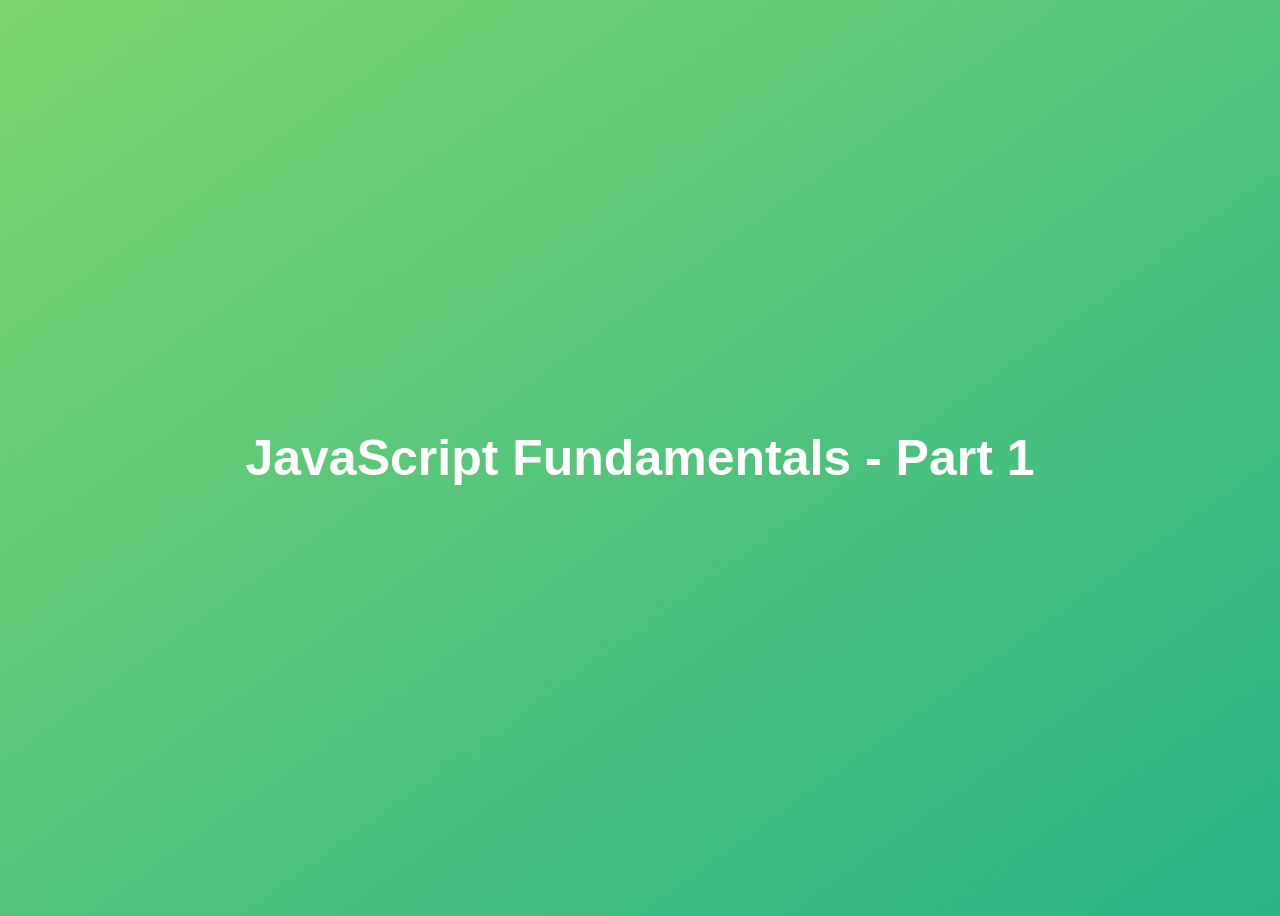
<file: complete-javascript-course/section-2/index.html>
<!doctype html>
<html lang="en">
  <head>
    <meta charset="UTF-8" />
    <meta name="viewport" content="width=device-width, initial-scale=1.0" />
    <meta http-equiv="X-UA-Compatible" content="ie=edge" />
    <title>JavaScript Fundamentals - Part 1</title>
    <style>
      body {
        height: 100vh;
        display: flex;
        align-items: center;
        background: linear-gradient(to top left, #28b487, #7dd56f);
      }
      h1 {
        font-family: sans-serif;
        font-size: 50px;
        line-height: 1.3;
        width: 100%;
        padding: 30px;
        text-align: center;
        color: white;
      }
    </style>
  </head>
  <body>
    <h1>JavaScript Fundamentals - Part 1</h1>

    <script src="./script.js"></script>
  </body>
</html>
</file>
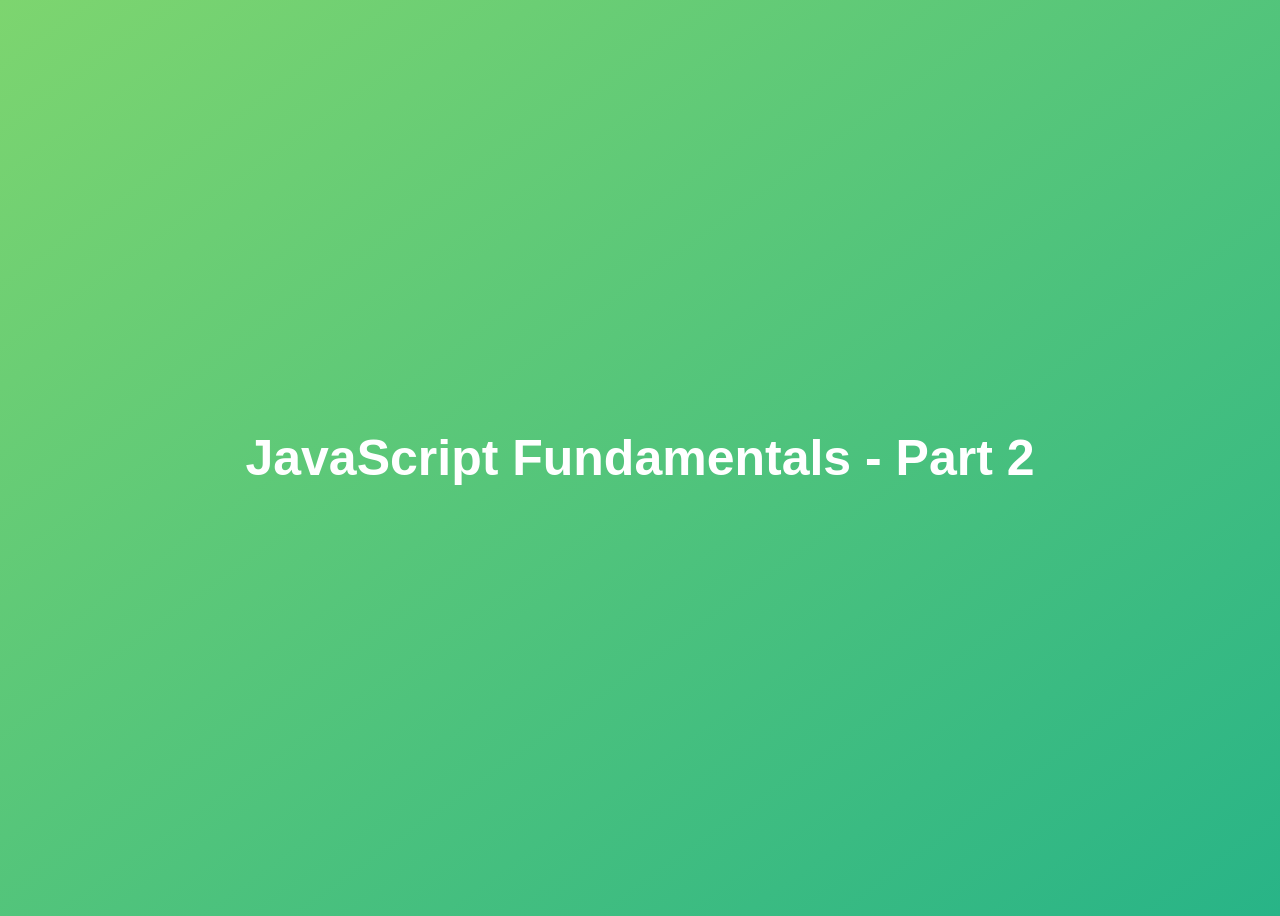
<file: complete-javascript-course/section-3/index.html>
<!doctype html>
<html lang="en">
  <head>
    <meta charset="UTF-8" />
    <meta name="viewport" content="width=device-width, initial-scale=1.0" />
    <meta http-equiv="X-UA-Compatible" content="ie=edge" />
    <title>JavaScript Fundamentals - Part 2</title>
    <style>
      body {
        height: 100vh;
        display: flex;
        align-items: center;
        background: linear-gradient(to top left, #28b487, #7dd56f);
      }
      h1 {
        font-family: sans-serif;
        font-size: 50px;
        line-height: 1.3;
        width: 100%;
        padding: 30px;
        text-align: center;
        color: white;
      }
    </style>
  </head>
  <body>
    <h1>JavaScript Fundamentals - Part 2</h1>

    <script src="script.js"></script>
  </body>
</html>
</file>
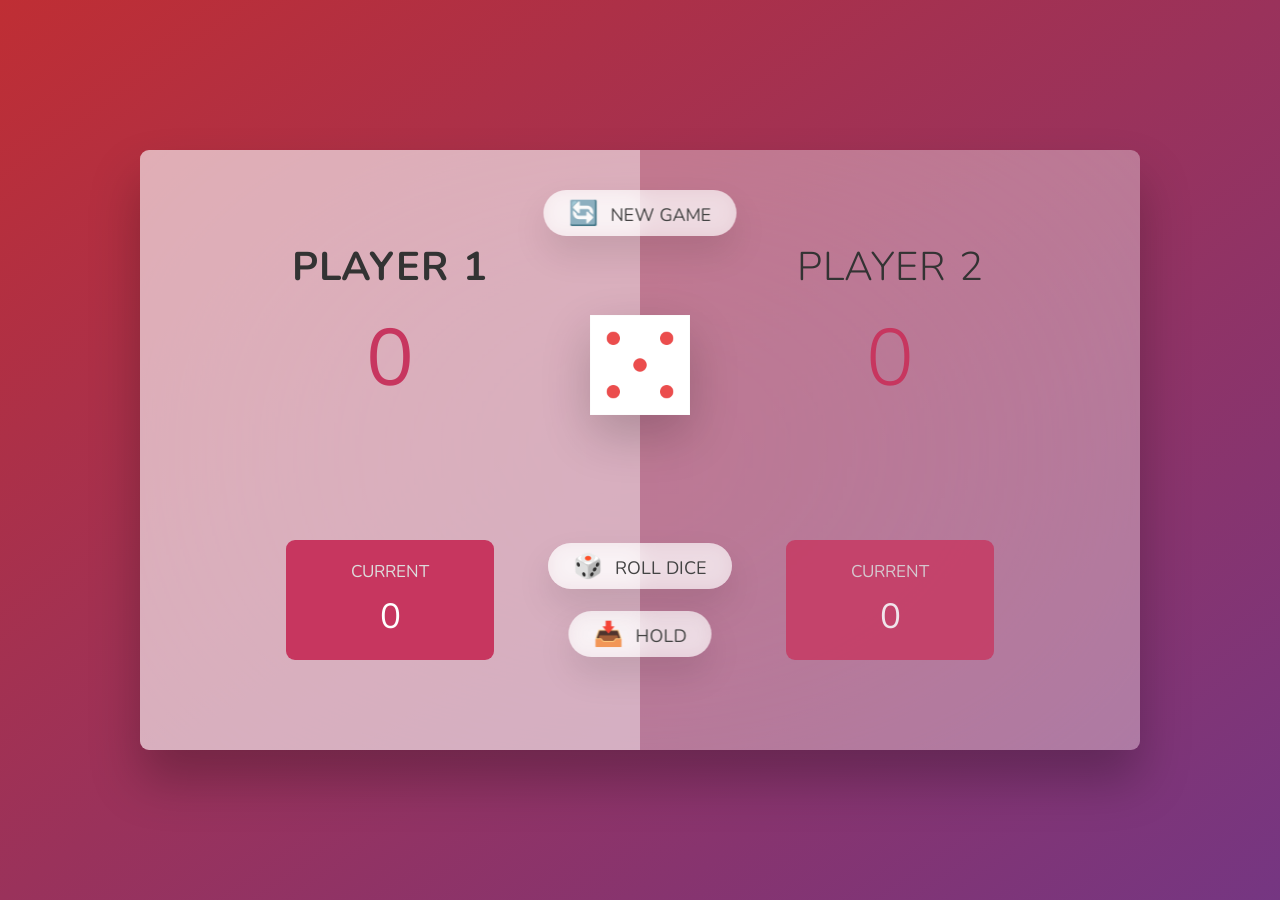
<file: complete-javascript-course/section-7/index.html>
<!doctype html>

<html lang="en">
  <head>
    <meta charset="UTF-8" />
    <meta name="viewport" content="width=device-width, initial-scale=1.0" />
    <meta http-equiv="X-UA-Compatible" content="ie=edge" />
    <link rel="stylesheet" href="style.css" />
    <title>Pig Game</title>
  </head>

  <body>
    <main>
      <section class="player player--0 player--active">
        <h2 class="name" id="name--0">Player 1</h2>
        <p class="score" id="score--0">0</p>
        <div class="current">
          <p class="current-label">Current</p>
          <p class="current-score" id="current--0">0</p>
        </div>
      </section>
      <section class="player player--1">
        <h2 class="name" id="name--1">Player 2</h2>
        <p class="score" id="score--1">0</p>
        <div class="current">
          <p class="current-label">Current</p>
          <p class="current-score" id="current--1">0</p>
        </div>
      </section>

      <img src="./img/dice-5.png" alt="Playing dice" class="dice" />
      <button class="btn btn--new">🔄 New game</button>
      <button class="btn btn--roll">🎲 Roll dice</button>
      <button class="btn btn--hold">📥 Hold</button>
    </main>
    <script src="script.js"></script>
  </body>
</html>
</file>
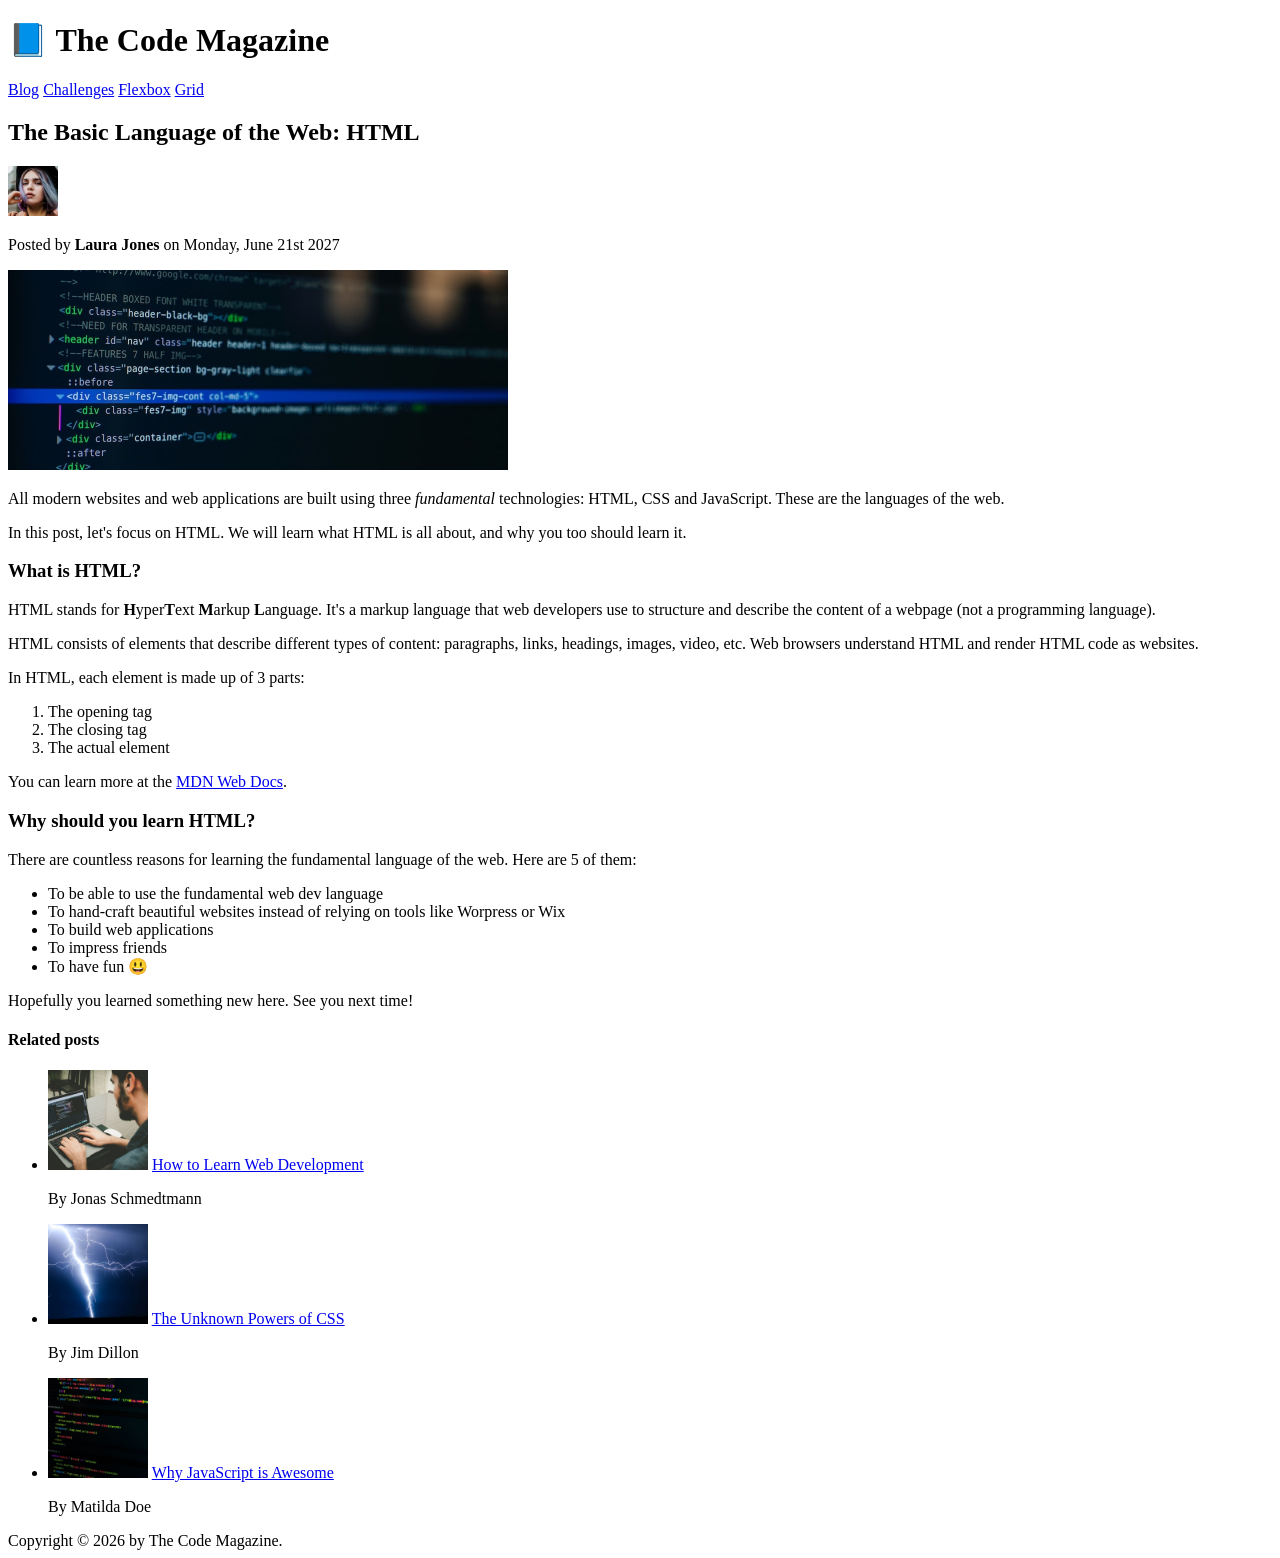
<file: html-and-css/section-2/index.html>
<!doctype html>

<html lang="en">
  <head>
    <meta charset="UTF-8" />
    <meta name="viewport" content="width=device-width, initial-scale=1.0" />
    <title>The Basic Language of the Web: HTML - The Code Magazine</title>
  </head>

  <body>
    <header>
      <h1>📘 The Code Magazine</h1>

      <nav>
        <a href="#">Blog</a>
        <a href="#">Challenges</a>
        <a href="#">Flexbox</a>
        <a href="#">Grid</a>
      </nav>
    </header>

    <article>
      <header>
        <h2>The Basic Language of the Web: HTML</h2>
        <img
          src="./img/laura-jones.jpg"
          alt="Laura Jones photo"
          width="50"
          height="50"
        />
        <p>Posted by <strong>Laura Jones</strong> on Monday, June 21st 2027</p>

        <img
          src="./img/post-img.jpg"
          alt="An image of HTML code"
          width="500"
          height="200"
        />
      </header>

      <p>
        All modern websites and web applications are built using three
        <em>fundamental</em>
        technologies: HTML, CSS and JavaScript. These are the languages of the
        web.
      </p>
      <p>
        In this post, let's focus on HTML. We will learn what HTML is all about,
        and why you too should learn it.
      </p>

      <h3>What is HTML?</h3>
      <p>
        HTML stands for <strong>H</strong>yper<strong>T</strong>ext
        <strong>M</strong>arkup <strong>L</strong>anguage. It's a markup
        language that web developers use to structure and describe the content
        of a webpage (not a programming language).
      </p>
      <p>
        HTML consists of elements that describe different types of content:
        paragraphs, links, headings, images, video, etc. Web browsers understand
        HTML and render HTML code as websites.
      </p>
      <p>In HTML, each element is made up of 3 parts:</p>
      <ol>
        <li>The opening tag</li>
        <li>The closing tag</li>
        <li>The actual element</li>
      </ol>
      <p>
        You can learn more at the
        <a href="https://developer.mozilla.org/en-US/" target="_blank"
          >MDN Web Docs</a
        >.
      </p>

      <h3>Why should you learn HTML?</h3>
      <p>
        There are countless reasons for learning the fundamental language of the
        web. Here are 5 of them:
      </p>
      <ul>
        <li>To be able to use the fundamental web dev language</li>
        <li>
          To hand-craft beautiful websites instead of relying on tools like
          Worpress or Wix
        </li>
        <li>To build web applications</li>
        <li>To impress friends</li>
        <li>To have fun 😃</li>
      </ul>

      <p>Hopefully you learned something new here. See you next time!</p>
    </article>

    <aside>
      <h4>Related posts</h4>
      <ul>
        <li>
          <img
            src="./img/related-1.jpg"
            alt="A person typing on a computer"
            width="100"
            height="100"
          />
          <a href="#">How to Learn Web Development</a>
          <p>By Jonas Schmedtmann</p>
        </li>
        <li>
          <img
            src="./img/related-2.jpg"
            alt="A photo of a lightning"
            width="100"
            height="100"
          />
          <a href="#">The Unknown Powers of CSS</a>
          <p>By Jim Dillon</p>
        </li>
        <li>
          <img
            src="./img/related-3.jpg"
            alt="A picture of code"
            width="100"
            height="100"
          />
          <a href="#">Why JavaScript is Awesome</a>
          <p>By Matilda Doe</p>
        </li>
      </ul>
    </aside>

    <footer>Copyright &copy; 2026 by The Code Magazine.</footer>
  </body>
</html>
</file>
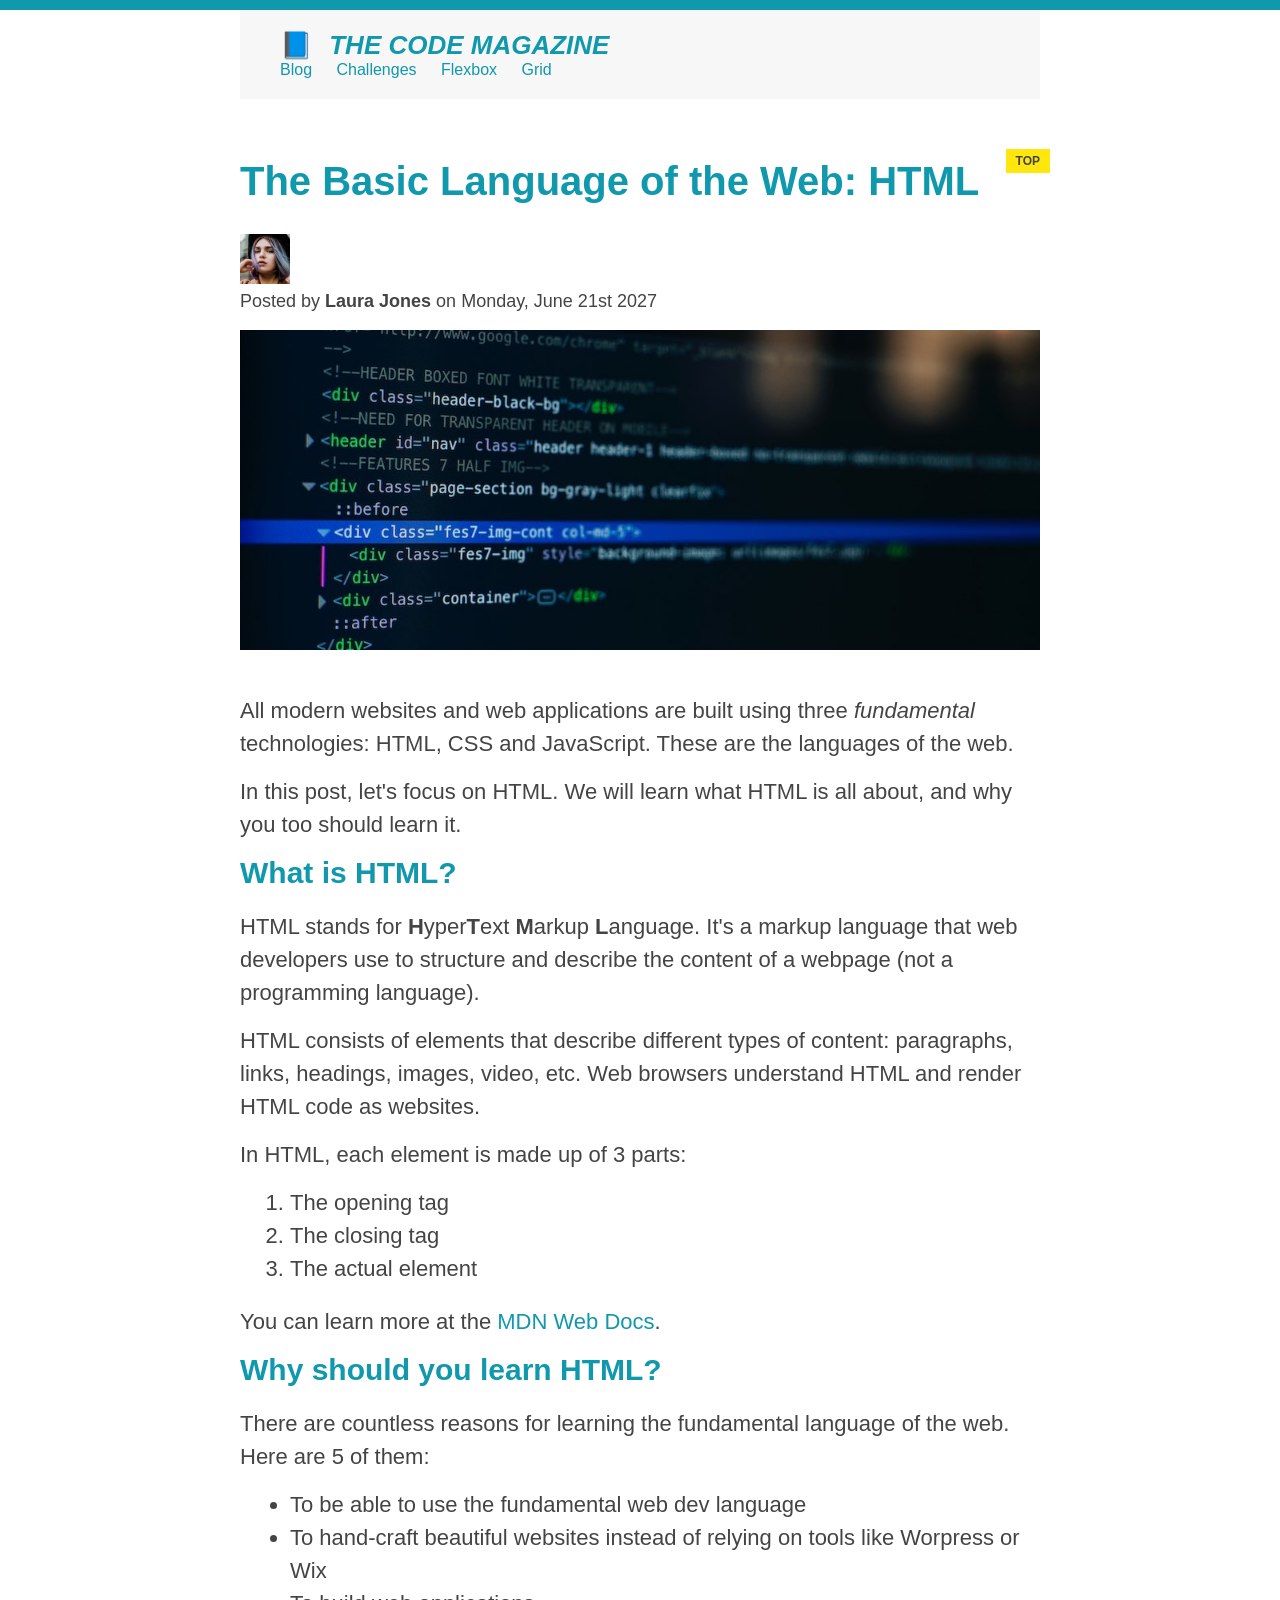
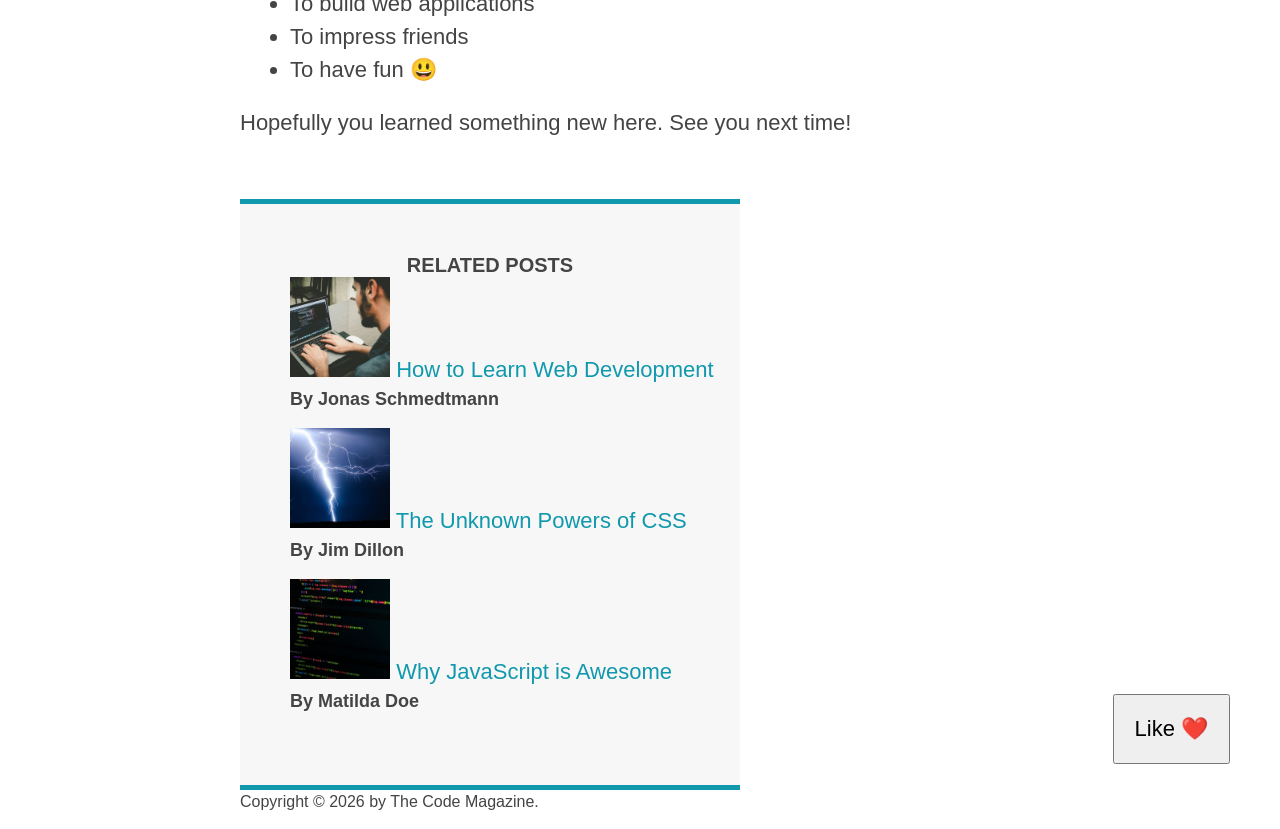
<file: html-and-css/section-3/index.html>
<!doctype html>

<html lang="en">
  <head>
    <meta charset="UTF-8" />
    <meta name="viewport" content="width=device-width, initial-scale=1.0" />
    <link rel="stylesheet" href="style.css" />
    <title>The Basic Language of the Web: HTML - The Code Magazine</title>
  </head>

  <body>
    <div class="container">
      <header class="main-header">
        <h1>📘 The Code Magazine</h1>

        <nav>
          <a href="#">Blog</a>
          <a href="#">Challenges</a>
          <a href="#">Flexbox</a>
          <a href="#">Grid</a>
        </nav>
      </header>

      <article>
        <header class="post-header">
          <h2>The Basic Language of the Web: HTML</h2>
          <img
            src="./img/laura-jones.jpg"
            alt="Laura Jones photo"
            width="50"
            height="50"
          />
          <p id="author">
            Posted by <strong>Laura Jones</strong> on Monday, June 21st 2027
          </p>

          <img
            src="./img/post-img.jpg"
            alt="An image of HTML code"
            width="500"
            height="200"
            class="post-img"
          />
        </header>

        <p>
          All modern websites and web applications are built using three
          <em>fundamental</em>
          technologies: HTML, CSS and JavaScript. These are the languages of the
          web.
        </p>
        <p>
          In this post, let's focus on HTML. We will learn what HTML is all
          about, and why you too should learn it.
        </p>

        <h3>What is HTML?</h3>
        <p>
          HTML stands for <strong>H</strong>yper<strong>T</strong>ext
          <strong>M</strong>arkup <strong>L</strong>anguage. It's a markup
          language that web developers use to structure and describe the content
          of a webpage (not a programming language).
        </p>
        <p>
          HTML consists of elements that describe different types of content:
          paragraphs, links, headings, images, video, etc. Web browsers
          understand HTML and render HTML code as websites.
        </p>
        <p>In HTML, each element is made up of 3 parts:</p>
        <ol>
          <li>The opening tag</li>
          <li>The closing tag</li>
          <li>The actual element</li>
        </ol>
        <p>
          You can learn more at the
          <a href="https://developer.mozilla.org/en-US/" target="_blank"
            >MDN Web Docs</a
          >.
        </p>

        <h3>Why should you learn HTML?</h3>
        <p>
          There are countless reasons for learning the fundamental language of
          the web. Here are 5 of them:
        </p>
        <ul>
          <li>To be able to use the fundamental web dev language</li>
          <li>
            To hand-craft beautiful websites instead of relying on tools like
            Worpress or Wix
          </li>
          <li>To build web applications</li>
          <li>To impress friends</li>
          <li>To have fun 😃</li>
        </ul>

        <p>Hopefully you learned something new here. See you next time!</p>
      </article>

      <aside class="related">
        <h4>Related posts</h4>
        <ul class="related-list">
          <li>
            <img
              src="./img/related-1.jpg"
              alt="A person typing on a computer"
              width="100"
              height="100"
            />
            <a href="#">How to Learn Web Development</a>
            <p class="related-author">By Jonas Schmedtmann</p>
          </li>
          <li>
            <img
              src="./img/related-2.jpg"
              alt="A photo of a lightning"
              width="100"
              height="100"
            />
            <a href="#">The Unknown Powers of CSS</a>
            <p class="related-author">By Jim Dillon</p>
          </li>
          <li>
            <img
              src="./img/related-3.jpg"
              alt="A picture of code"
              width="100"
              height="100"
            />
            <a href="#">Why JavaScript is Awesome</a>
            <p class="related-author">By Matilda Doe</p>
          </li>
        </ul>
      </aside>

      <footer>
        <p id="copyright">Copyright &copy; 2026 by The Code Magazine.</p>
      </footer>
    </div>

    <button>Like ❤️</button>
  </body>
</html>
</file>
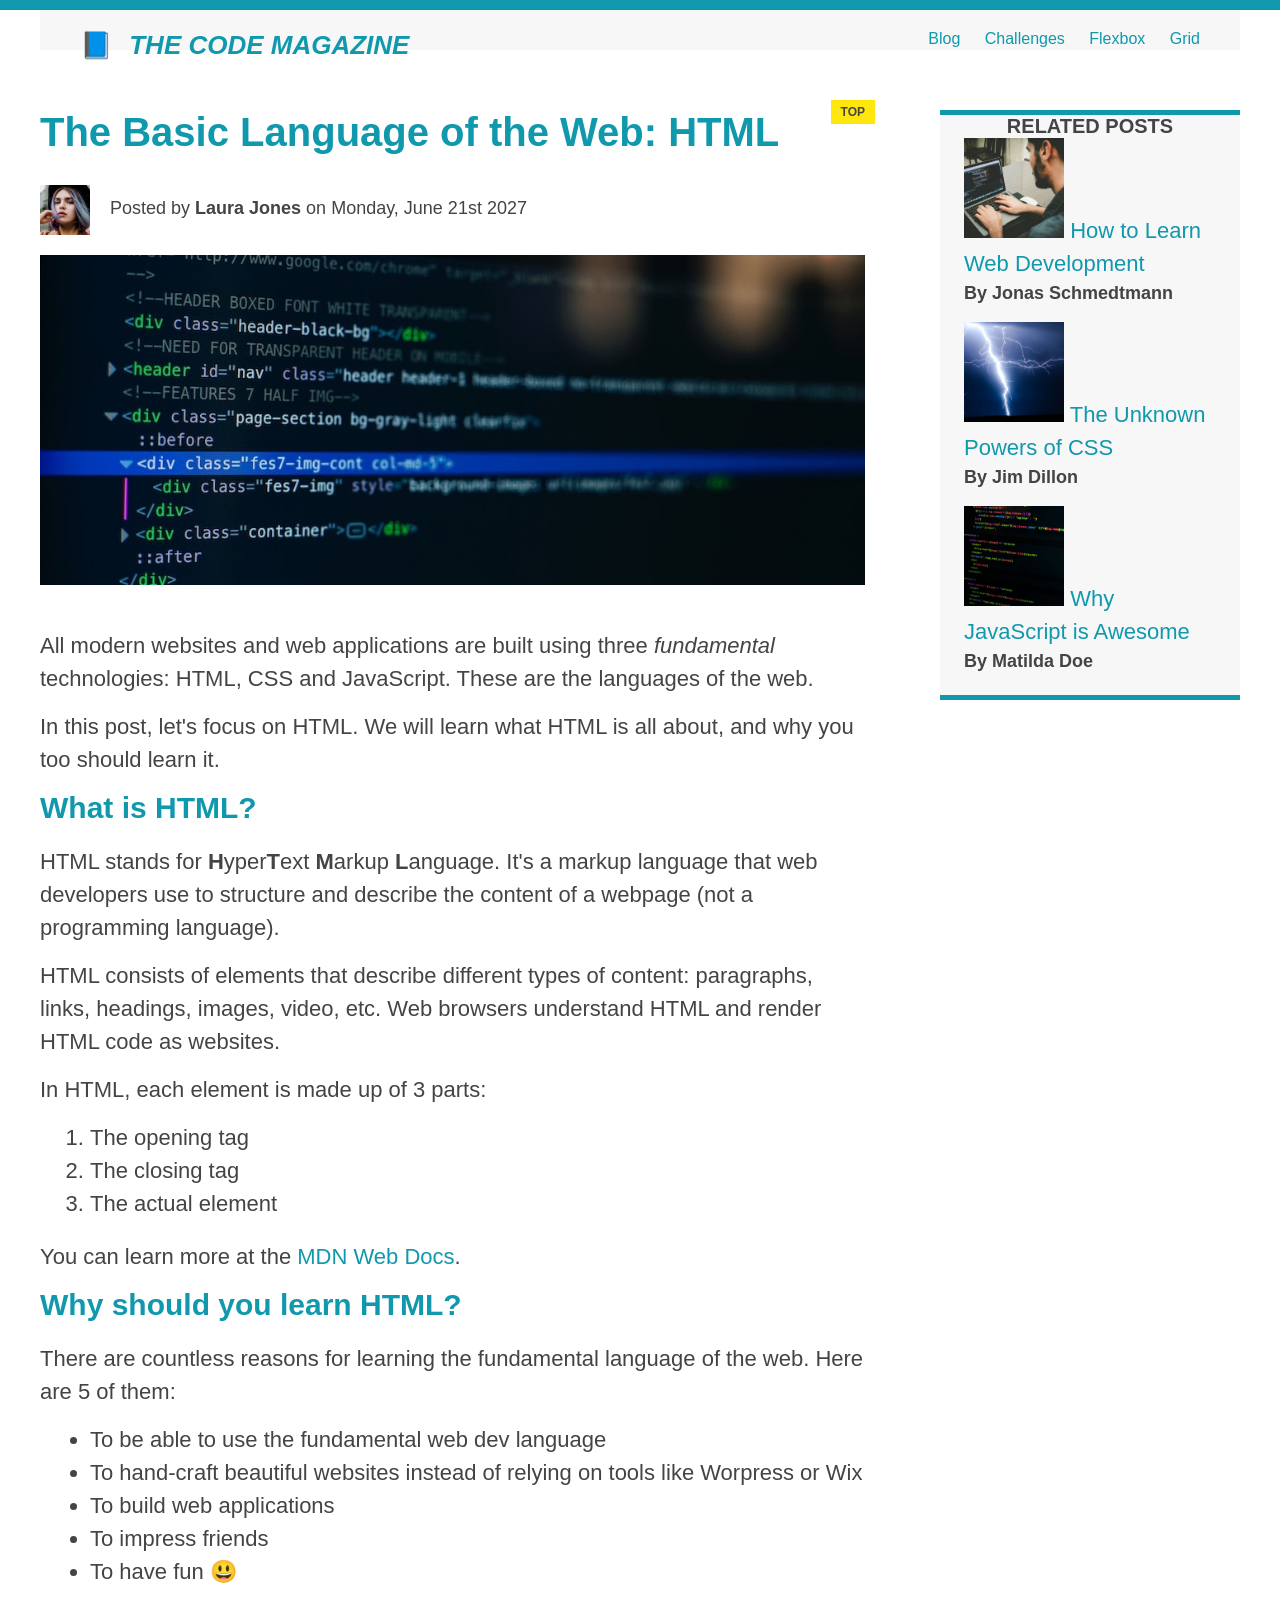
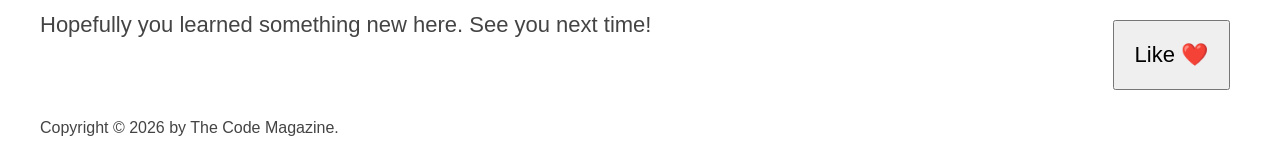
<file: html-and-css/section-4/index.html>
<!doctype html>

<html lang="en">
  <head>
    <meta charset="UTF-8" />
    <meta name="viewport" content="width=device-width, initial-scale=1.0" />
    <link rel="stylesheet" href="style.css" />
    <title>The Basic Language of the Web: HTML - The Code Magazine</title>
  </head>

  <body>
    <div class="container">
      <header class="main-header">
        <h1>📘 The Code Magazine</h1>

        <nav>
          <a href="#">Blog</a>
          <a href="#">Challenges</a>
          <a href="flexbox.html">Flexbox</a>
          <a href="css-grid.html">Grid</a>
        </nav>
      </header>

      <article>
        <header class="post-header">
          <h2>The Basic Language of the Web: HTML</h2>
          <img
            src="./img/laura-jones.jpg"
            alt="Laura Jones photo"
            width="50"
            height="50"
            class="author-img"
          />
          <p id="author" class="author">
            Posted by <strong>Laura Jones</strong> on Monday, June 21st 2027
          </p>

          <img
            src="./img/post-img.jpg"
            alt="An image of HTML code"
            width="500"
            height="200"
            class="post-img"
          />

          <!-- <div class="clear"></div> -->
        </header>

        <p>
          All modern websites and web applications are built using three
          <em>fundamental</em>
          technologies: HTML, CSS and JavaScript. These are the languages of the
          web.
        </p>
        <p>
          In this post, let's focus on HTML. We will learn what HTML is all
          about, and why you too should learn it.
        </p>

        <h3>What is HTML?</h3>
        <p>
          HTML stands for <strong>H</strong>yper<strong>T</strong>ext
          <strong>M</strong>arkup <strong>L</strong>anguage. It's a markup
          language that web developers use to structure and describe the content
          of a webpage (not a programming language).
        </p>
        <p>
          HTML consists of elements that describe different types of content:
          paragraphs, links, headings, images, video, etc. Web browsers
          understand HTML and render HTML code as websites.
        </p>
        <p>In HTML, each element is made up of 3 parts:</p>
        <ol>
          <li>The opening tag</li>
          <li>The closing tag</li>
          <li>The actual element</li>
        </ol>
        <p>
          You can learn more at the
          <a href="https://developer.mozilla.org/en-US/" target="_blank"
            >MDN Web Docs</a
          >.
        </p>

        <h3>Why should you learn HTML?</h3>
        <p>
          There are countless reasons for learning the fundamental language of
          the web. Here are 5 of them:
        </p>
        <ul>
          <li>To be able to use the fundamental web dev language</li>
          <li>
            To hand-craft beautiful websites instead of relying on tools like
            Worpress or Wix
          </li>
          <li>To build web applications</li>
          <li>To impress friends</li>
          <li>To have fun 😃</li>
        </ul>

        <p>Hopefully you learned something new here. See you next time!</p>
      </article>

      <aside class="related">
        <h4>Related posts</h4>
        <ul class="related-list">
          <li>
            <img
              src="./img/related-1.jpg"
              alt="A person typing on a computer"
              width="100"
              height="100"
            />
            <a href="#">How to Learn Web Development</a>
            <p class="related-author">By Jonas Schmedtmann</p>
          </li>
          <li>
            <img
              src="./img/related-2.jpg"
              alt="A photo of a lightning"
              width="100"
              height="100"
            />
            <a href="#">The Unknown Powers of CSS</a>
            <p class="related-author">By Jim Dillon</p>
          </li>
          <li>
            <img
              src="./img/related-3.jpg"
              alt="A picture of code"
              width="100"
              height="100"
            />
            <a href="#">Why JavaScript is Awesome</a>
            <p class="related-author">By Matilda Doe</p>
          </li>
        </ul>
      </aside>

      <footer>
        <p id="copyright">Copyright &copy; 2026 by The Code Magazine.</p>
      </footer>
    </div>

    <button>Like ❤️</button>
  </body>
</html>
</file>
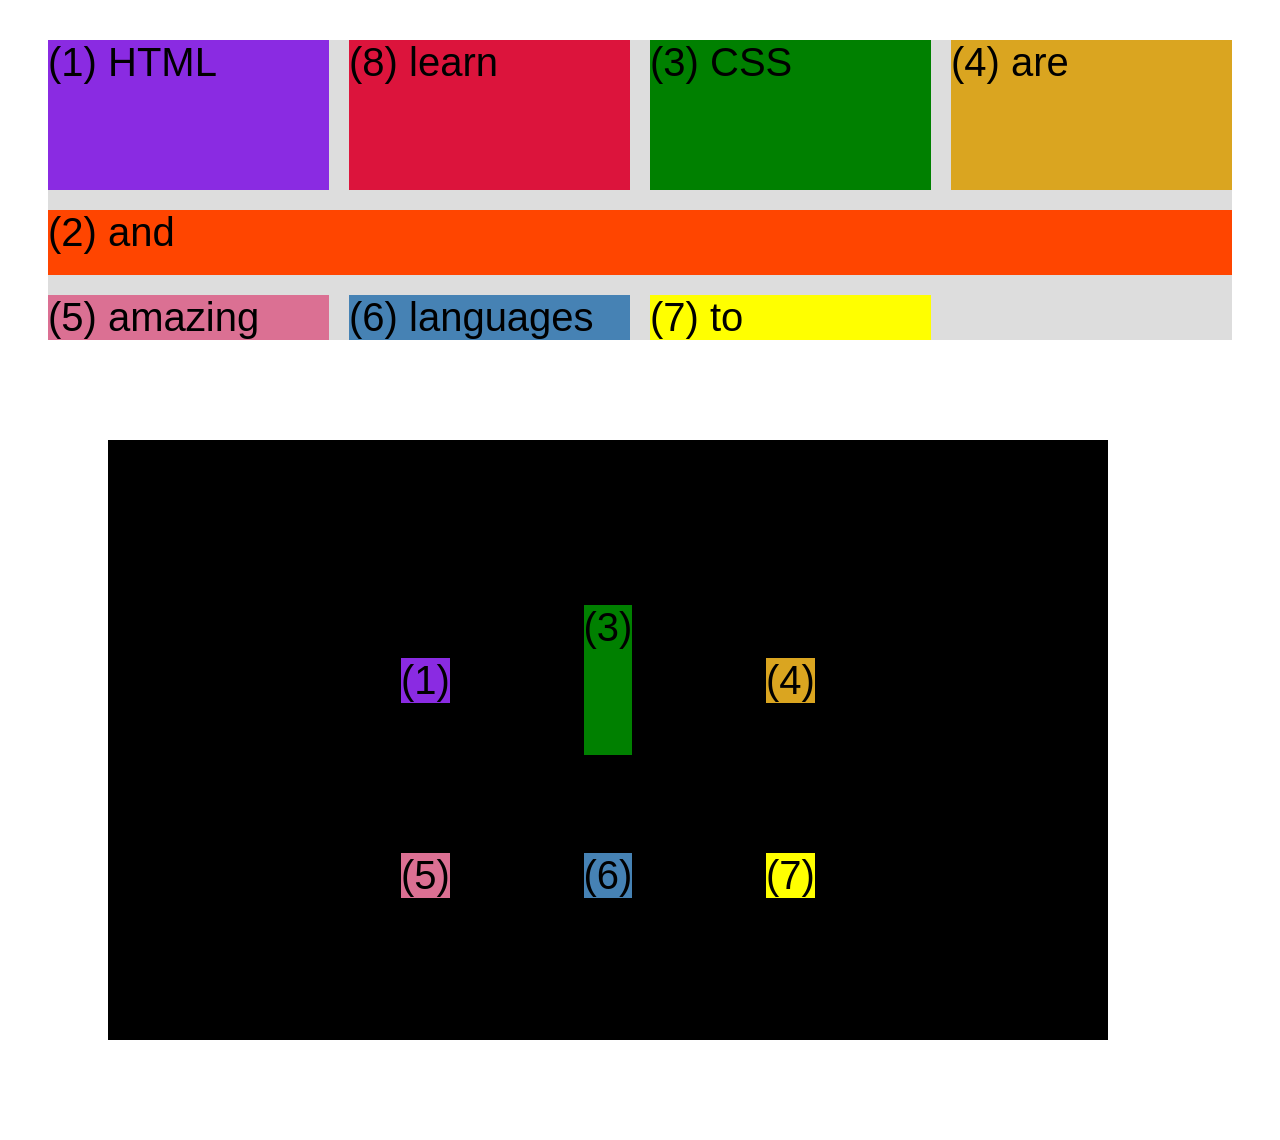
<file: html-and-css/section-4/css-grid.html>
<!doctype html>

<html lang="en">
  <head>
    <meta charset="UTF-8" />
    <meta http-equiv="X-UA-Compatible" content="IE=edge" />
    <meta name="viewport" content="width=device-width, initial-scale=1.0" />
    <title>CSS Grid</title>
    <style>
      .el--1 {
        background-color: blueviolet;
      }
      .el--2 {
        background-color: orangered;
      }
      .el--3 {
        background-color: green;
        height: 150px;
      }
      .el--4 {
        background-color: goldenrod;
      }
      .el--5 {
        background-color: palevioletred;
      }
      .el--6 {
        background-color: steelblue;
      }
      .el--7 {
        background-color: yellow;
      }
      .el--8 {
        background-color: crimson;
      }

      .container--1 {
        /* STARTER */
        font-family: sans-serif;
        background-color: #ddd;
        font-size: 40px;
        margin: 40px;

        /* CSS GRID */
        display: grid;
        /* grid-template-columns: 200px 200px 100px 100px; */
        /* grid-template-columns: 2fr 1fr 1fr auto; */
        grid-template-columns: repeat(4, 1fr);
        /* grid-template-rows: 300px 200px; */
        grid-template-rows: 1fr 1fr;
        height: 300px;
        gap: 20px;
      }

      .el--8 {
        grid-column: 2 / 3;
        grid-row: 1 / 2;
      }

      .el--2 {
        /* grid-column: 1 / 3; */
        /* grid-column: 1 / span 2; */
        grid-column: 1 / -1;
        grid-row: 2 / 3;
      }

      .container--2 {
        /* STARTER */
        font-family: sans-serif;
        background-color: black;
        font-size: 40px;
        margin: 100px;

        width: 1000px;
        height: 600px;

        /* CSS GRID */
        display: grid;
        grid-template-columns: 125px 200px 125px;
        grid-template-rows: 250px 100px;

        justify-content: center;
        align-content: center;
        gap: 20px;

        align-items: center;
        justify-items: center;
      }
    </style>
  </head>

  <body>
    <div class="container--1">
      <div class="el el--1">(1) HTML</div>
      <div class="el el--2">(2) and</div>
      <div class="el el--3">(3) CSS</div>
      <div class="el el--4">(4) are</div>
      <div class="el el--5">(5) amazing</div>
      <div class="el el--6">(6) languages</div>
      <div class="el el--7">(7) to</div>
      <div class="el el--8">(8) learn</div>
    </div>

    <div class="container--2">
      <div class="el el--1">(1)</div>
      <div class="el el--3">(3)</div>
      <div class="el el--4">(4)</div>
      <div class="el el--5">(5)</div>
      <div class="el el--6">(6)</div>
      <div class="el el--7">(7)</div>
    </div>
  </body>
</html>
</file>
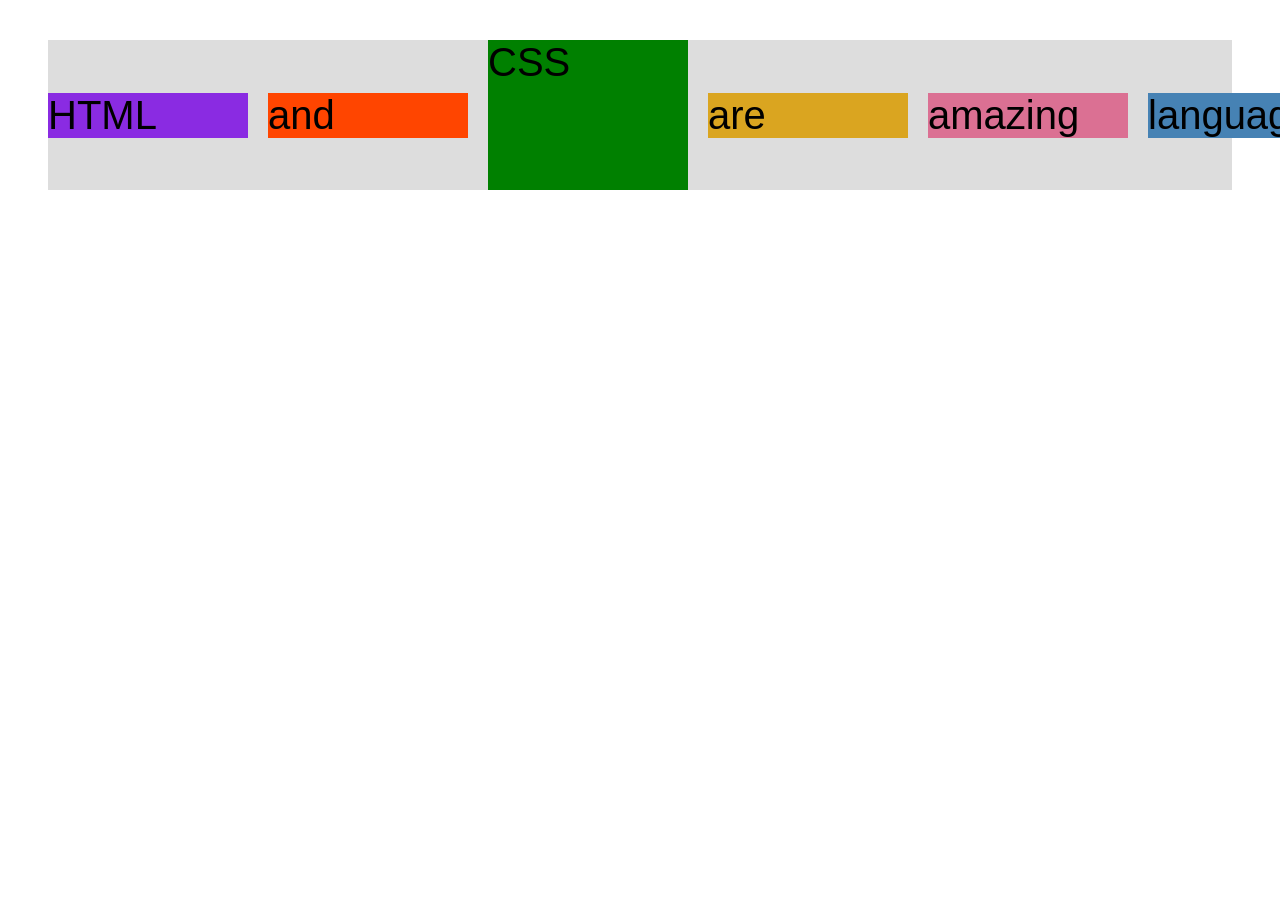
<file: html-and-css/section-4/flexbox.html>
<!doctype html>

<html lang="en">
  <head>
    <meta charset="UTF-8" />
    <meta http-equiv="X-UA-Compatible" content="IE=edge" />
    <meta name="viewport" content="width=device-width, initial-scale=1.0" />
    <title>Flexbox</title>
    <style>
      .el--1 {
        background-color: blueviolet;
      }
      .el--2 {
        background-color: orangered;
      }
      .el--3 {
        background-color: green;
        height: 150px;
      }
      .el--4 {
        background-color: goldenrod;
      }
      .el--5 {
        background-color: palevioletred;
      }
      .el--6 {
        background-color: steelblue;
      }
      .el--7 {
        background-color: yellow;
      }
      .el--8 {
        background-color: crimson;
      }

      .container {
        /* STARTER */
        font-family: sans-serif;
        background-color: #ddd;
        font-size: 40px;
        margin: 40px;

        /* FLEXBOX */
        display: flex;
        align-items: center;
        justify-content: flex-start;
        gap: 20px;
      }

      .el {
        /* flex-basis: 100px; */
        /* flex-shrink: 0;
        flex-grow: 1; */
        flex: 0 0 200px;
      }
    </style>
  </head>

  <body>
    <div class="container">
      <div class="el el--1">HTML</div>
      <div class="el el--2">and</div>
      <div class="el el--3">CSS</div>
      <div class="el el--4">are</div>
      <div class="el el--5">amazing</div>
      <div class="el el--6">languages</div>
      <div class="el el--7">to</div>
      <div class="el el--8">learn</div>
    </div>
  </body>
</html>
</file>
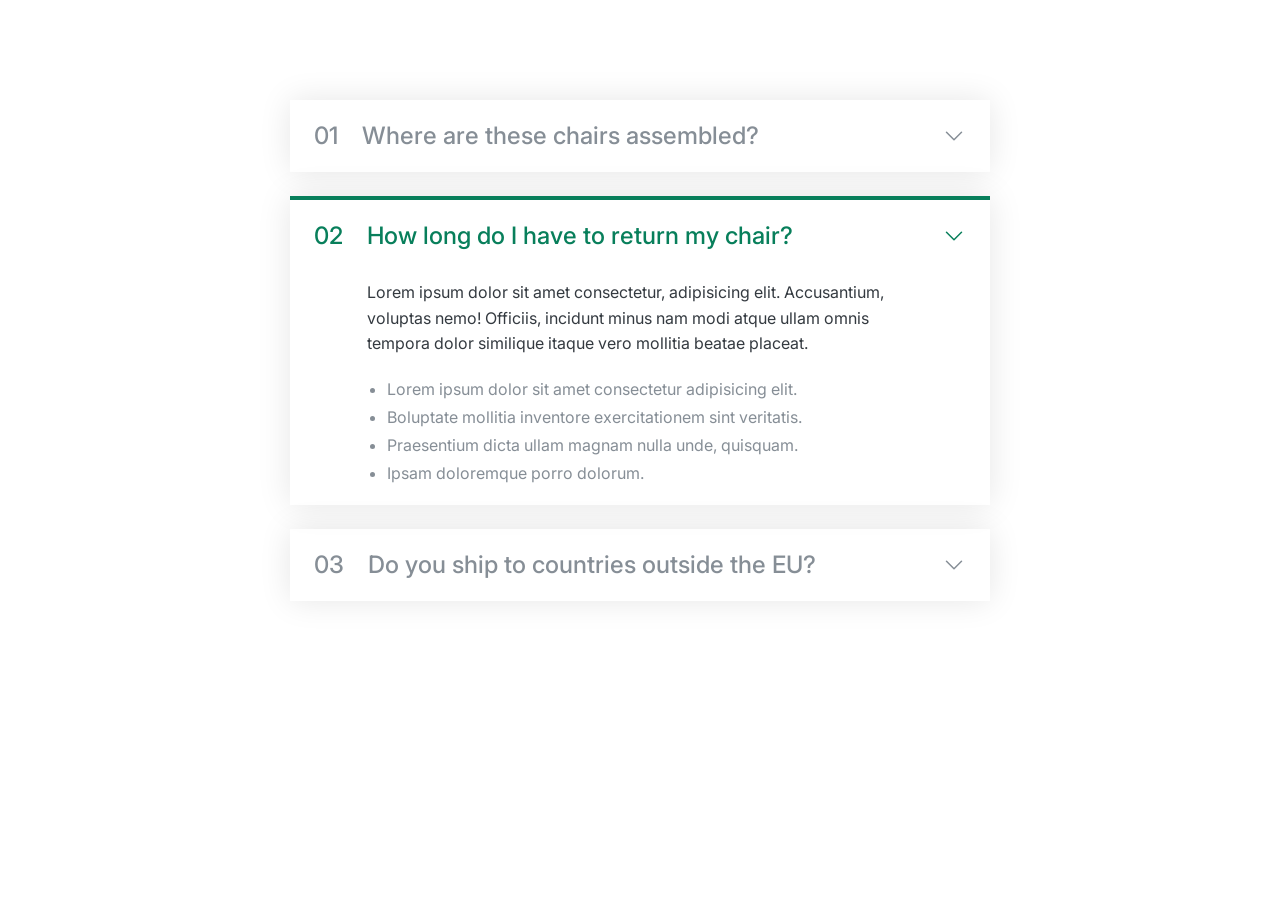
<file: html-and-css/section-6/accordion.html>
<!doctype html>

<html lang="en">
  <head>
    <meta charset="UTF-8" />
    <meta name="viewport" content="width=device-width, initial-scale=1.0" />
    <link rel="stylesheet" href="accordion.css" />
    <link rel="preconnect" href="https://fonts.googleapis.com" />
    <link rel="preconnect" href="https://fonts.gstatic.com" crossorigin />
    <link
      href="https://fonts.googleapis.com/css2?family=Inter:ital,opsz,wght@0,14..32,100..900;1,14..32,100..900&display=swap"
      rel="stylesheet"
    />
    <title>Accordion Component</title>
  </head>

  <body>
    <div class="accordion">
      <div class="item">
        <p class="number">01</p>
        <p class="text">Where are these chairs assembled?</p>
        <svg
          xmlns="http://www.w3.org/2000/svg"
          fill="none"
          viewBox="0 0 24 24"
          stroke-width="1.5"
          stroke="currentColor"
          class="size-6 icon"
        >
          <path
            stroke-linecap="round"
            stroke-linejoin="round"
            d="m19.5 8.25-7.5 7.5-7.5-7.5"
          />
        </svg>
        <div class="hidden-box">
          <p>
            Lorem ipsum dolor sit amet consectetur, adipisicing elit.
            Accusantium, voluptas nemo! Officiis, incidunt minus nam modi atque
            ullam omnis tempora dolor similique itaque vero mollitia beatae
            placeat.
          </p>
          <ul>
            <li>Lorem ipsum dolor sit amet consectetur adipisicing elit.</li>
            <li>Boluptate mollitia inventore exercitationem sint veritatis.</li>
            <li>Praesentium dicta ullam magnam nulla unde, quisquam.</li>
            <li>Ipsam doloremque porro dolorum.</li>
          </ul>
        </div>
      </div>
      <div class="item active">
        <p class="number">02</p>
        <p class="text">How long do I have to return my chair?</p>
        <svg
          xmlns="http://www.w3.org/2000/svg"
          fill="none"
          viewBox="0 0 24 24"
          stroke-width="1.5"
          stroke="currentColor"
          class="size-6 icon"
        >
          <path
            stroke-linecap="round"
            stroke-linejoin="round"
            d="m19.5 8.25-7.5 7.5-7.5-7.5"
          />
        </svg>
        <div class="hidden-box">
          <p>
            Lorem ipsum dolor sit amet consectetur, adipisicing elit.
            Accusantium, voluptas nemo! Officiis, incidunt minus nam modi atque
            ullam omnis tempora dolor similique itaque vero mollitia beatae
            placeat.
          </p>
          <ul>
            <li>Lorem ipsum dolor sit amet consectetur adipisicing elit.</li>
            <li>Boluptate mollitia inventore exercitationem sint veritatis.</li>
            <li>Praesentium dicta ullam magnam nulla unde, quisquam.</li>
            <li>Ipsam doloremque porro dolorum.</li>
          </ul>
        </div>
      </div>
      <div class="item">
        <p class="number">03</p>
        <p class="text">Do you ship to countries outside the EU?</p>
        <svg
          xmlns="http://www.w3.org/2000/svg"
          fill="none"
          viewBox="0 0 24 24"
          stroke-width="1.5"
          stroke="currentColor"
          class="size-6 icon"
        >
          <path
            stroke-linecap="round"
            stroke-linejoin="round"
            d="m19.5 8.25-7.5 7.5-7.5-7.5"
          />
        </svg>
        <div class="hidden-box">
          <p>
            Lorem ipsum dolor sit amet consectetur, adipisicing elit.
            Accusantium, voluptas nemo! Officiis, incidunt minus nam modi atque
            ullam omnis tempora dolor similique itaque vero mollitia beatae
            placeat.
          </p>
          <ul>
            <li>Lorem ipsum dolor sit amet consectetur adipisicing elit.</li>
            <li>Boluptate mollitia inventore exercitationem sint veritatis.</li>
            <li>Praesentium dicta ullam magnam nulla unde, quisquam.</li>
            <li>Ipsam doloremque porro dolorum.</li>
          </ul>
        </div>
      </div>
    </div>
  </body>
</html>
</file>
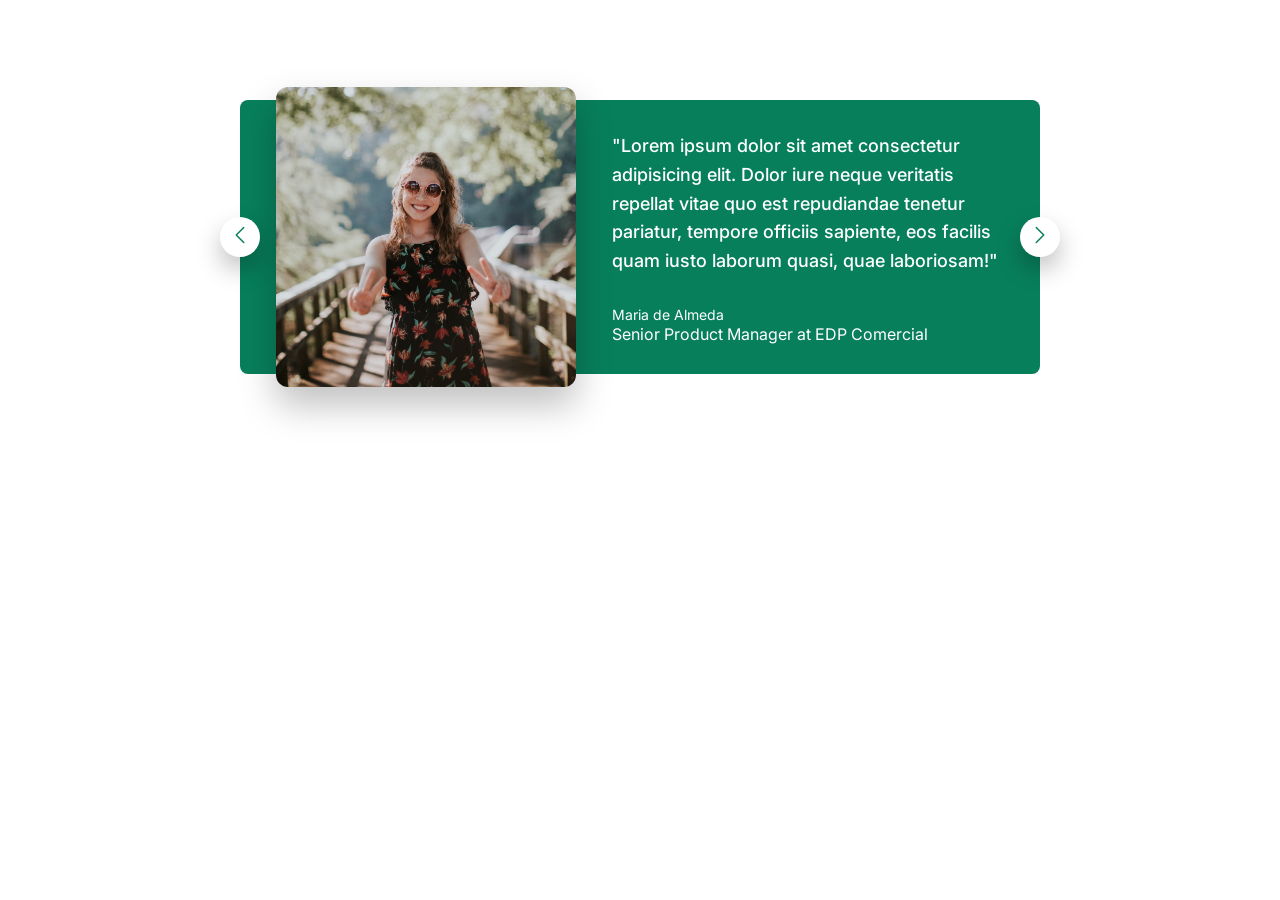
<file: html-and-css/section-6/carousel.html>
<!doctype html>

<html lang="en">
  <head>
    <meta charset="UTF-8" />
    <meta name="viewport" content="width=device-width, initial-scale=1.0" />
    <link rel="stylesheet" href="carousel.css" />
    <link rel="preconnect" href="https://fonts.googleapis.com" />
    <link rel="preconnect" href="https://fonts.gstatic.com" crossorigin />
    <link
      href="https://fonts.googleapis.com/css2?family=Inter:ital,opsz,wght@0,14..32,100..900;1,14..32,100..900&display=swap"
      rel="stylesheet"
    />
    <title>Carousel Component</title>
  </head>

  <body>
    <div class="carousel">
      <img src="./img/maria.jpg" alt="Maria de Almeda" />
      <blockquote class="testimonial">
        <p class="testimonial-text">
          "Lorem ipsum dolor sit amet consectetur adipisicing elit. Dolor iure
          neque veritatis repellat vitae quo est repudiandae tenetur pariatur,
          tempore officiis sapiente, eos facilis quam iusto laborum quasi, quae
          laboriosam!"
        </p>
        <p class="testimonial-author">Maria de Almeda</p>
        <p class="testimonial-job">Senior Product Manager at EDP Comercial</p>
      </blockquote>

      <button class="btn">
        <svg
          xmlns="http://www.w3.org/2000/svg"
          fill="none"
          viewBox="0 0 24 24"
          stroke-width="1.5"
          stroke="currentColor"
          class="size-6 btn-icon"
        >
          <path
            stroke-linecap="round"
            stroke-linejoin="round"
            d="M15.75 19.5 8.25 12l7.5-7.5"
          />
        </svg>
      </button>
      <button class="btn">
        <svg
          xmlns="http://www.w3.org/2000/svg"
          fill="none"
          viewBox="0 0 24 24"
          stroke-width="1.5"
          stroke="currentColor"
          class="size-6 btn-icon"
        >
          <path
            stroke-linecap="round"
            stroke-linejoin="round"
            d="m8.25 4.5 7.5 7.5-7.5 7.5"
          />
        </svg>
      </button>
    </div>
  </body>
</html>
</file>
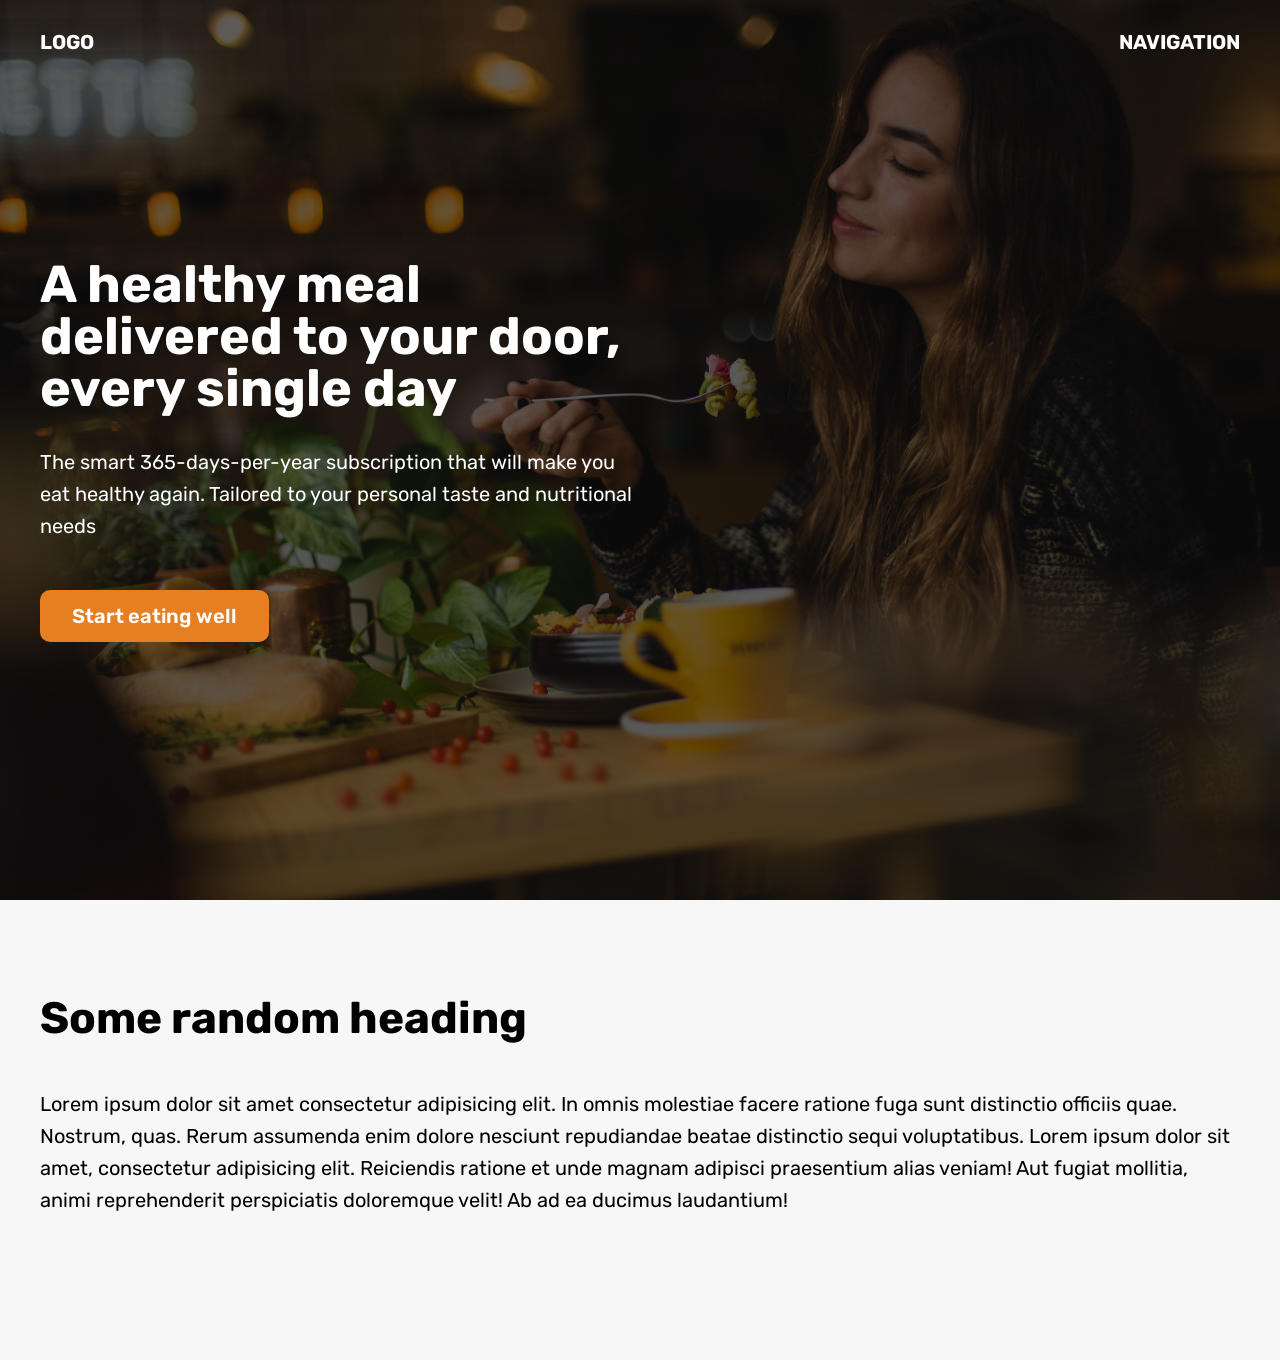
<file: html-and-css/section-6/hero.html>
<!doctype html>

<html lang="en">
  <head>
    <meta charset="UTF-8" />
    <meta name="viewport" content="width=device-width, initial-scale=1.0" />
    <link rel="stylesheet" href="hero.css" />
    <link rel="preconnect" href="https://fonts.googleapis.com" />
    <link rel="preconnect" href="https://fonts.gstatic.com" crossorigin />
    <link
      href="https://fonts.googleapis.com/css2?family=Inter:ital,opsz,wght@0,14..32,100..900;1,14..32,100..900&family=Rubik:ital,wght@0,300..900;1,300..900&display=swap"
      rel="stylesheet"
    />
    <title>Hero Section</title>
  </head>

  <body>
    <header>
      <nav class="container">
        <div>LOGO</div>
        <div>NAVIGATION</div>
      </nav>

      <div class="header-container">
        <div class="header-container-inner">
          <h1>A healthy meal delivered to your door, every single day</h1>
          <p>
            The smart 365-days-per-year subscription that will make you eat
            healthy again. Tailored to your personal taste and nutritional needs
          </p>
          <a href="#" class="btn">Start eating well</a>
        </div>
      </div>
    </header>

    <section>
      <div class="container">
        <h2>Some random heading</h2>
        <p>
          Lorem ipsum dolor sit amet consectetur adipisicing elit. In omnis
          molestiae facere ratione fuga sunt distinctio officiis quae. Nostrum,
          quas. Rerum assumenda enim dolore nesciunt repudiandae beatae
          distinctio sequi voluptatibus. Lorem ipsum dolor sit amet, consectetur
          adipisicing elit. Reiciendis ratione et unde magnam adipisci
          praesentium alias veniam! Aut fugiat mollitia, animi reprehenderit
          perspiciatis doloremque velit! Ab ad ea ducimus laudantium!
        </p>
      </div>
    </section>
  </body>
</html>
</file>
<file: complete-javascript-course/section-7/style.css>
@import url("https://fonts.googleapis.com/css2?family=Nunito&display=swap");

* {
  margin: 0;
  padding: 0;
  box-sizing: inherit;
}

html {
  font-size: 62.5%;
  box-sizing: border-box;
}

body {
  font-family: "Nunito", sans-serif;
  font-weight: 400;
  height: 100vh;
  color: #333;
  background-image: linear-gradient(to top left, #753682 0%, #bf2e34 100%);
  display: flex;
  align-items: center;
  justify-content: center;
}

/* LAYOUT */
main {
  position: relative;
  width: 100rem;
  height: 60rem;
  background-color: rgba(255, 255, 255, 0.35);
  backdrop-filter: blur(200px);
  filter: blur();
  box-shadow: 0 3rem 5rem rgba(0, 0, 0, 0.25);
  border-radius: 9px;
  overflow: hidden;
  display: flex;
}

.player {
  flex: 50%;
  padding: 9rem;
  display: flex;
  flex-direction: column;
  align-items: center;
  transition: all 0.75s;
}

/* ELEMENTS */
.name {
  position: relative;
  font-size: 4rem;
  text-transform: uppercase;
  letter-spacing: 1px;
  word-spacing: 2px;
  font-weight: 300;
  margin-bottom: 1rem;
}

.score {
  font-size: 8rem;
  font-weight: 300;
  color: #c7365f;
  margin-bottom: auto;
}

.player--active {
  background-color: rgba(255, 255, 255, 0.4);
}
.player--active .name {
  font-weight: 700;
}
.player--active .score {
  font-weight: 400;
}

.player--active .current {
  opacity: 1;
}

.current {
  background-color: #c7365f;
  opacity: 0.8;
  border-radius: 9px;
  color: #fff;
  width: 65%;
  padding: 2rem;
  text-align: center;
  transition: all 0.75s;
}

.current-label {
  text-transform: uppercase;
  margin-bottom: 1rem;
  font-size: 1.7rem;
  color: #ddd;
}

.current-score {
  font-size: 3.5rem;
}

/* ABSOLUTE POSITIONED ELEMENTS */
.btn {
  position: absolute;
  left: 50%;
  transform: translateX(-50%);
  color: #444;
  background: none;
  border: none;
  font-family: inherit;
  font-size: 1.8rem;
  text-transform: uppercase;
  cursor: pointer;
  font-weight: 400;
  transition: all 0.2s;

  background-color: white;
  background-color: rgba(255, 255, 255, 0.6);
  backdrop-filter: blur(10px);

  padding: 0.7rem 2.5rem;
  border-radius: 50rem;
  box-shadow: 0 1.75rem 3.5rem rgba(0, 0, 0, 0.1);
}

.btn::first-letter {
  font-size: 2.4rem;
  display: inline-block;
  margin-right: 0.7rem;
}

.btn--new {
  top: 4rem;
}
.btn--roll {
  top: 39.3rem;
}
.btn--hold {
  top: 46.1rem;
}

.btn:active {
  transform: translate(-50%, 3px);
  box-shadow: 0 1rem 2rem rgba(0, 0, 0, 0.15);
}

.btn:focus {
  outline: none;
}

.dice {
  position: absolute;
  left: 50%;
  top: 16.5rem;
  transform: translateX(-50%);
  height: 10rem;
  box-shadow: 0 2rem 5rem rgba(0, 0, 0, 0.2);
}

.player--winner {
  background-color: #2f2f2f;
}

.player--winner .name {
  font-weight: 700;
  color: #c7365f;
}
</file>
<file: html-and-css/section-3/style.css>
* {
  margin: 0;
  padding: 0;
}

body {
  font-family: sans-serif;
  color: #444444;
  border-top: 10px solid #1098ad;

  position: relative;
}

article {
  margin-bottom: 60px;
}

nav a:link {
  margin-right: 20px;
}

nav a:link:last-child {
  margin-right: 0;
}

h1,
h2,
h3 {
  color: #1098ad;
}

h1 {
  font-size: 26px;
  font-style: italic;
  text-transform: uppercase;
}

h1::first-letter {
  font-style: normal;
  margin-right: 10px;
}

h2 {
  font-size: 40px;
  margin-bottom: 30px;
  position: relative;
}

h2::after {
  content: "TOP";
  font-size: 12px;
  font-weight: bold;
  color: #444444;
  display: inline-block;
  padding: 5px 10px;
  position: absolute;
  top: -10px;
  right: -10px;
  background-color: #ffe70e;
}

h3 {
  font-size: 30px;
  margin-bottom: 20px;
}

h4 {
  font-size: 20px;
  text-transform: uppercase;
  text-align: center;
}

p {
  margin-bottom: 15px;
}

p,
li {
  font-size: 22px;
  line-height: 1.5;
}

ul,
ol {
  margin-left: 50px;
  margin-bottom: 20px;
}

a:link,
a:visited {
  color: #1098ad;
  text-decoration: none;
}

a:hover {
  text-decoration: underline;
}

button {
  font-size: 22px;
  padding: 20px;
  cursor: pointer;

  position: absolute;
  bottom: 50px;
  right: 50px;
}

#author {
  font-size: 18px;
  font-size: italic;
}

#copyright {
  font-size: 16px;
}

.container {
  width: 800px;
  margin: 0 auto;
}

.main-header {
  padding: 20px 40px;
  margin-bottom: 60px;
  background-color: #f7f7f7;
}

.post-header {
  margin-bottom: 40px;
}

.post-img {
  width: 100%;
  height: auto;
}

.related {
  width: 500px;
  border-top: 5px #1098ad solid;
  border-bottom: 5px #1098ad solid;
  background-color: #f7f7f7;
  padding: 50px 0;
}

.related-list {
  list-style: none;
}

.related-author {
  font-size: 18px;
  font-weight: bold;
}
</file>
<file: html-and-css/section-4/style.css>
* {
  margin: 0;
  padding: 0;
  box-sizing: border-box;
}

body {
  font-family: sans-serif;
  color: #444444;
  border-top: 10px solid #1098ad;

  position: relative;
}

article {
  margin-bottom: 60px;
}

nav a:link {
  margin-right: 20px;
}

nav a:link:last-child {
  margin-right: 0;
}

h1,
h2,
h3 {
  color: #1098ad;
}

h1 {
  font-size: 26px;
  font-style: italic;
  text-transform: uppercase;
}

h1::first-letter {
  font-style: normal;
  margin-right: 10px;
}

h2 {
  font-size: 40px;
  margin-bottom: 30px;
  position: relative;
}

h2::after {
  content: "TOP";
  font-size: 12px;
  font-weight: bold;
  color: #444444;
  display: inline-block;
  padding: 5px 10px;
  position: absolute;
  top: -10px;
  right: -10px;
  background-color: #ffe70e;
}

h3 {
  font-size: 30px;
  margin-bottom: 20px;
}

h4 {
  font-size: 20px;
  text-transform: uppercase;
  text-align: center;
}

p {
  margin-bottom: 15px;
}

p,
li {
  font-size: 22px;
  line-height: 1.5;
}

ul,
ol {
  margin-left: 50px;
  margin-bottom: 20px;
}

a:link,
a:visited {
  color: #1098ad;
  text-decoration: none;
}

a:hover {
  text-decoration: underline;
}

button {
  font-size: 22px;
  padding: 20px;
  cursor: pointer;

  position: absolute;
  bottom: 50px;
  right: 50px;
}

#author {
  font-size: 18px;
  font-size: italic;
}

#copyright {
  font-size: 16px;
}

.container {
  width: 1200px;
  margin: 0 auto;
}

.main-header {
  padding: 20px 40px;
  margin-bottom: 60px;
  background-color: #f7f7f7;
}

.post-header {
  margin-bottom: 40px;
}

.post-img {
  width: 100%;
  height: auto;
}

.related {
  /* width: 500px; */
  border-top: 5px #1098ad solid;
  border-bottom: 5px #1098ad solid;
  background-color: #f7f7f7;
  padding: 50px 0;

  padding: 0 24px;
}

.related-list {
  list-style: none;
  margin-left: 0;
}

.related-author {
  font-size: 18px;
  font-weight: bold;
}

/* FLOATS */

.author-img {
  float: left;
  margin-bottom: 20px;
}

.author {
  float: left;
  margin-top: 10px;
  margin-left: 20px;
}

h1 {
  float: left;
}

nav {
  float: right;
}

.clear {
  clear: both;
}

.clearfix::after {
  content: "";
  clear: both;
  display: block;
}

article {
  float: left;
  width: 825px;
}

aside {
  float: right;
  width: 300px;
}

footer {
  clear: both;
}
</file>
<file: html-and-css/section-6/accordion.css>
:root {
  --var-main-color: #087f5b;
  --var-gray-color: #343a40;
  --var-gray-light-color: #868e96;
}

* {
  margin: 0;
  padding: 0;
  box-sizing: border-box;
}

body {
  font-family: "Inter", sans-serif;
  color: var(--var-gray-color);
  line-height: 1;
}

.accordion {
  width: 700px;
  margin: 100px auto;

  display: flex;
  flex-direction: column;
  gap: 24px;
}

.item {
  box-shadow: 0 0 32px rgba(0, 0, 0, 0.1);
  padding: 24px;

  display: grid;
  align-items: center;
  grid-template-columns: auto 1fr auto;
  column-gap: 24px;
  row-gap: 32px;
}

.number,
.text {
  font-size: 24px;
  font-weight: 500;
  color: var(--var-gray-light-color);
}

.icon {
  width: 24px;
  height: 24px;
  color: var(--var-gray-light-color);
}

.hidden-box {
  grid-column: 2;
  display: none;
}

.hidden-box p {
  line-height: 1.6;
  margin-bottom: 24px;
}

.hidden-box ul {
  color: var(--var-gray-light-color);
  margin-left: 20px;

  display: flex;
  flex-direction: column;
  gap: 12px;
}

.item && .active .hidden-box {
  display: block;
}

.active {
  border-top: 4px solid var(--var-main-color);
}

.active .hidden-box {
  display: block;
}

.active .number,
.active .text,
.active .icon {
  color: var(--var-main-color);
}
</file>
<file: html-and-css/section-6/carousel.css>
:root {
  --var-main-color: #087f5b;
  --var-gray-color: #343a40;
  --var-white-color: #ffffff;
  --var-gray-light-color: #868e96;
}

* {
  margin: 0;
  padding: 0;
  box-sizing: border-box;
}

body {
  font-family: "Inter", sans-serif;
  color: var(--var-gray-color);
  line-height: 1;
}

img {
  height: 200px;
  border-radius: 8px;
  transform: scale(1.5);
  box-shadow: 0 12px 24px rgba(0, 0, 0, 0.25);
}

.carousel {
  width: 800px;
  margin: 100px auto;
  padding: 32px 32px 32px 86px;

  border-radius: 8px;

  background-color: var(--var-main-color);
  color: var(--var-white-color);

  position: relative;
  display: flex;
  align-items: center;
  gap: 86px;
}

.testimonial-text {
  font-size: 18px;
  font-weight: 500;
  line-height: 1.6;

  margin-bottom: 32px;
}

.testimonial-author {
  font-size: 14px;

  margin-bottom: 4px;
}

.testimonial-job {
}

.btn {
  position: absolute;

  width: 40px;
  height: 40px;

  border: none;
  border-radius: 50%;

  background-color: var(--var-white-color);
  box-shadow: 0 12px 24px rgba(0, 0, 0, 0.25);

  cursor: pointer;
}

.btn:first-of-type {
  top: 50%;
  transform: translate(0, -50%);
  left: -20px;
}

.btn:last-of-type {
  top: 50%;
  transform: translate(0, -50%);
  right: -20px;
}

.btn-icon {
  width: 24px;
  height: 24px;

  stroke: var(--var-main-color);
}
</file>
<file: html-and-css/section-6/hero.css>
:root {
  --var-color-gray: #444444;
  --var-color-main: #e67e22;
  --var-color-white: #ffffff;
  --var-color-light-gray: #f7f7f7;
}

* {
  margin: 0;
  padding: 0;
  box-sizing: border-box;
}

body {
  font-family: "Rubik", sans-serif;
  color: var(--var-gray-color);
  line-height: 1;
}

.container {
  width: 1200px;
  margin: 0 auto;
}

.header-container {
  width: 1200px;

  position: absolute;
  left: 50%;
  top: 50%;
  transform: translate(-50%, -50%);
}

.header-container-inner {
  width: 50%;
}

header {
  height: 100vh;

  position: relative;

  color: var(--var-color-white);

  background-image:
    linear-gradient(rgb(0, 0, 0, 0.6), rgb(0, 0, 0, 0.6)), url("./img/hero.jpg");
  background-size: cover;
}

nav {
  font-size: 20px;
  font-weight: 700;

  padding: 32px 0;

  display: flex;
  justify-content: space-between;
}

h1 {
  font-size: 52px;
  font-weight: 700;

  margin-bottom: 32px;
}

p {
  font-size: 20px;
  line-height: 1.6;

  margin-bottom: 48px;
}

.btn:link,
.btn:visited {
  font-size: 20px;
  font-weight: 600;

  display: inline-block;
  padding: 16px 32px;

  border-radius: 10px;

  background-color: var(--var-color-main);
  color: var(--var-color-white);

  text-decoration: none;
}

h2 {
  font-size: 44px;
  margin-bottom: 48px;
}

section {
  padding: 96px 0;

  background-color: var(--var-color-light-gray);
}
</file>
